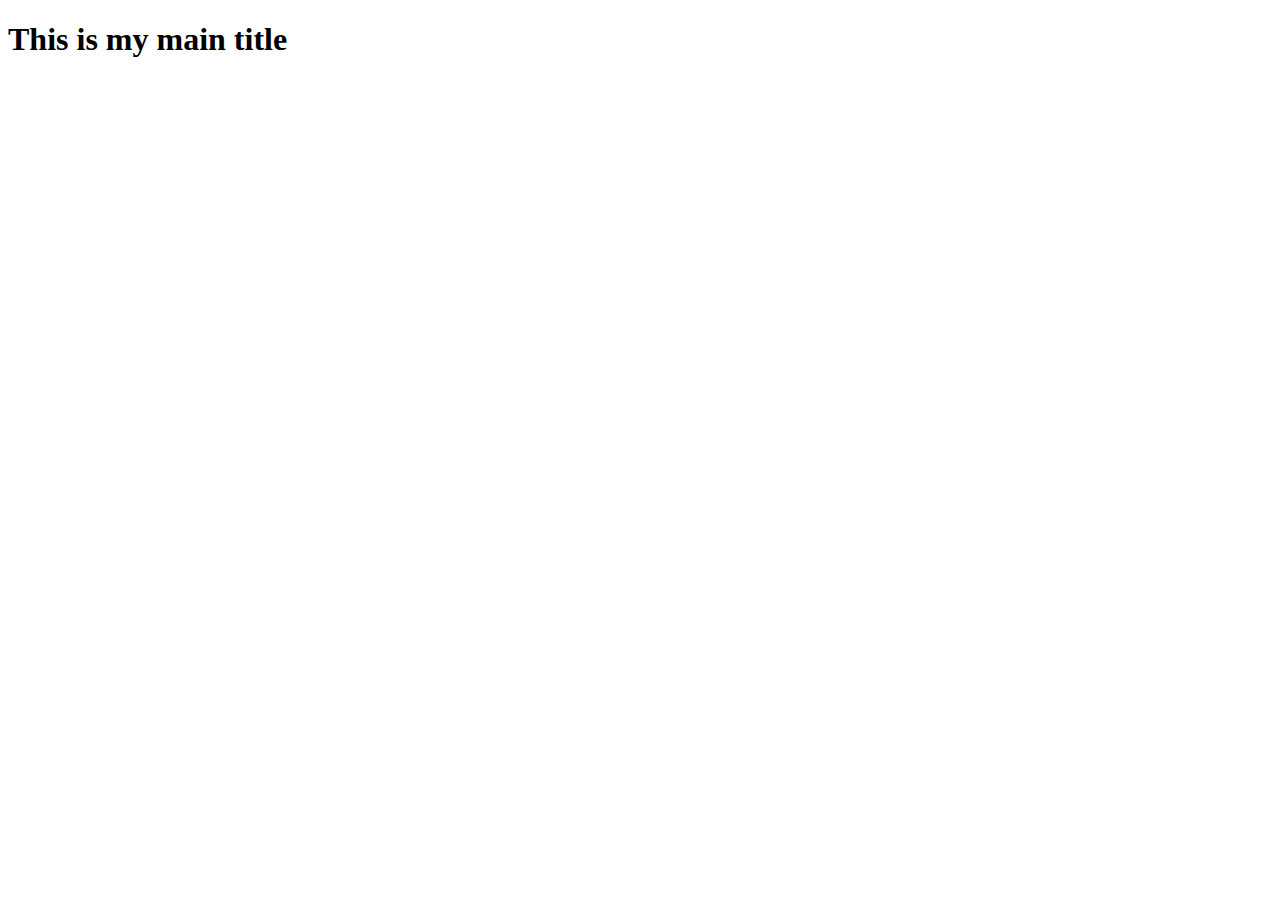
<file: aboutme/index.html>
<!DOCTYPE html>
<html lang="en">
<head>
    <meta charset="UTF-8">
    <meta http-equiv="X-UA-Compatible" content="IE=edge">
    <meta name="viewport" content="width=device-width, initial-scale=1.0">
    <title>Home Page</title>
</head>
<body>
    <h1>This is my main title</h1>
</body>
</html>
</file>
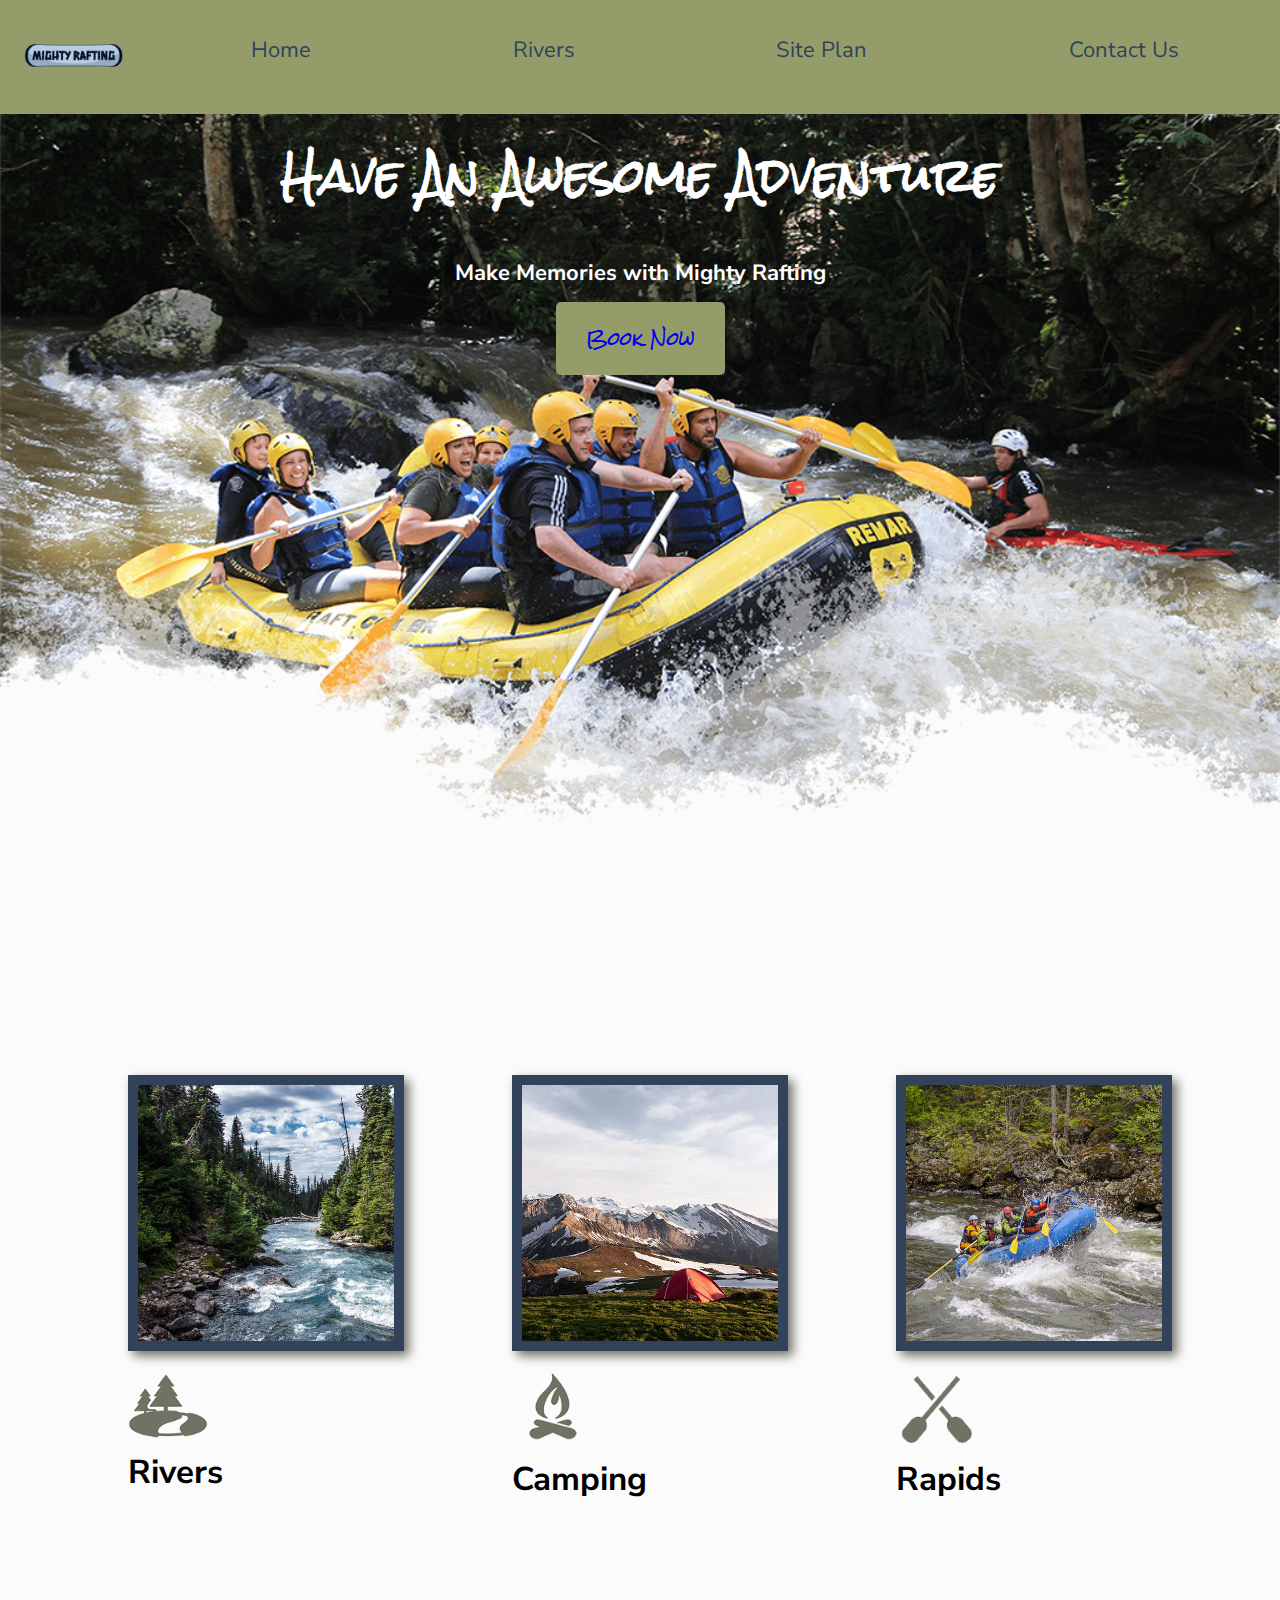
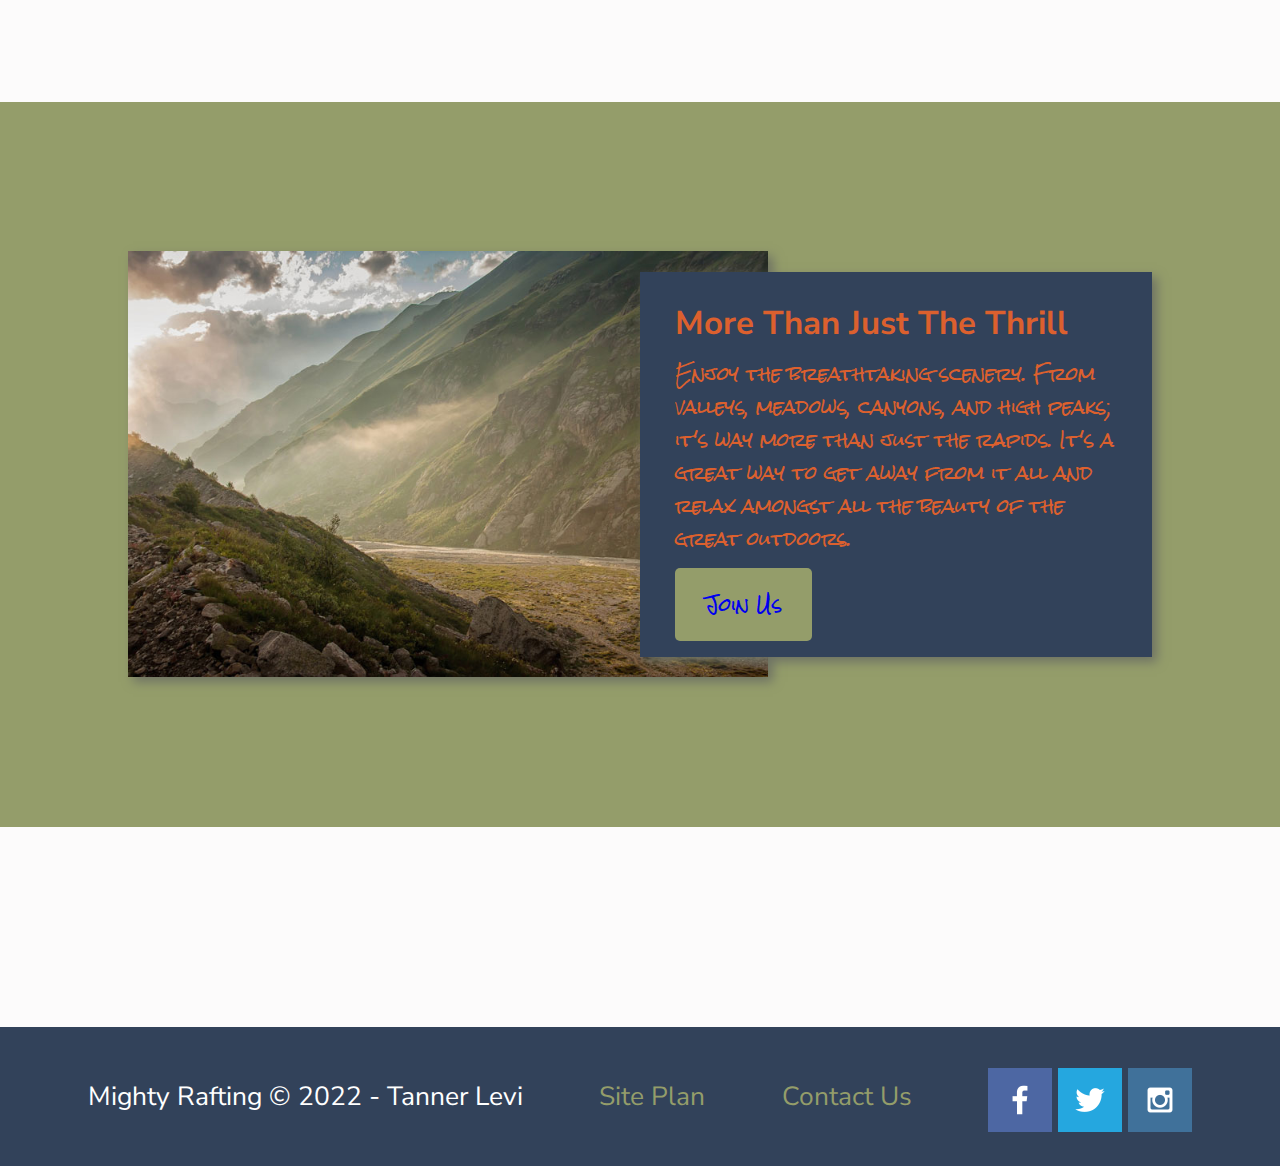
<file: wwr/index.html>
<!DOCTYPE html>
<html lang="en">

<head>
    <meta charset="UTF-8">
    <meta http-equiv="X-UA-Compatible" content="IE=edge">
    <meta name="viewport" content="width=device-width, initial-scale=1.0">
    <title>Whitewater Rafting Vacations | Mighty Rafting | Home</title>
    <link rel="stylesheet" href="styles/style.css">
</head>

<body>
    <div id="content">
        <header>
            <a id="logo_link" href="index.html">
                <img class="logo" src="images/mighty_rafting_logo.png" alt="Mighty Rafting Logo">
            </a>
            <nav>
                <a href="index.html">Home</a>
                <a href="rivers.html">Rivers</a>
                <a href="site-plan-rafting.html">Site Plan</a>
                <a href="contactus.html">Contact Us</a>
            </nav>
        </header>
        <div id="hero">
            <div id="hero-box">
                <img id="hero-img" src="images/hero.png" alt="People enjoying white water rafting">
            </div>
            <section id="hero-msg">
                <h1 class="home-title">Have An Awesome Adventure</h1>
                <h4>Make Memories with Mighty Rafting</h4>
                <div class="button-box">
                    <a class="book" href="rates.html">Book Now</a>
                </div>
            </section>
        </div>
        <main class="home-grid">
            <section class="rivers-card">
                <img class="card-img" src="images/rivers.jpg" alt="river in forest">
                <img class="icon" src="images/river_icon.png" alt="river icon">
                <h2>Rivers</h2>
            </section>
            <section class="camping-card">
                <img class="card-img" src="images/camping.jpg" alt="tent in mountains">
                <img class="icon" src="images/fire_icon.png" alt="fire icon">
                <h2>Camping</h2>
            </section>
            <section class="rapids-card">
                <img class="card-img" src="images/rapids.jpg" alt="rafting boat">
                <img class="icon" src="images/oars.png" alt="oars icon">
                <h2>Rapids</h2>
            </section>
            <div id="background"></div>
            <img class="mountains" src="images/mountains.jpg" alt="Misty mountains">
            <section class="msg">
                <h2>More Than Just The Thrill</h2>
                <p>Enjoy the breathtaking scenery. From valleys, meadows, canyons, and high peaks; it's way more than just
                    the rapids. It's a great way to get away from it all and relax amongst all the beauty of the great
                    outdoors.</p>
                <a class="join" href="fivers.html">Join Us</a>
            </section>
        </main>
        <footer>
            <p>Mighty Rafting &copy; 2022 - Tanner Levi</p>
            <p><a href="site-plan-rafting.html">Site Plan</a></p>
            <p><a href="contactus.html">Contact Us</a></p>
            <div class="social">
                <a href="https://facebook.com" target="_blank">
                    <img src="images/facebook.png" alt="fb icon">
                </a>
                <a href="https://twitter.com" target="_blank">
                    <img src="images/twitter.png" alt="twitter icon">
                </a>
                <a href="https://instagram.com" target="_blank">
                    <img src="images/instagram.png" alt="instagram icon">
                </a>
            </div>
        </footer>
    </div>
</body>
</html>
</file>
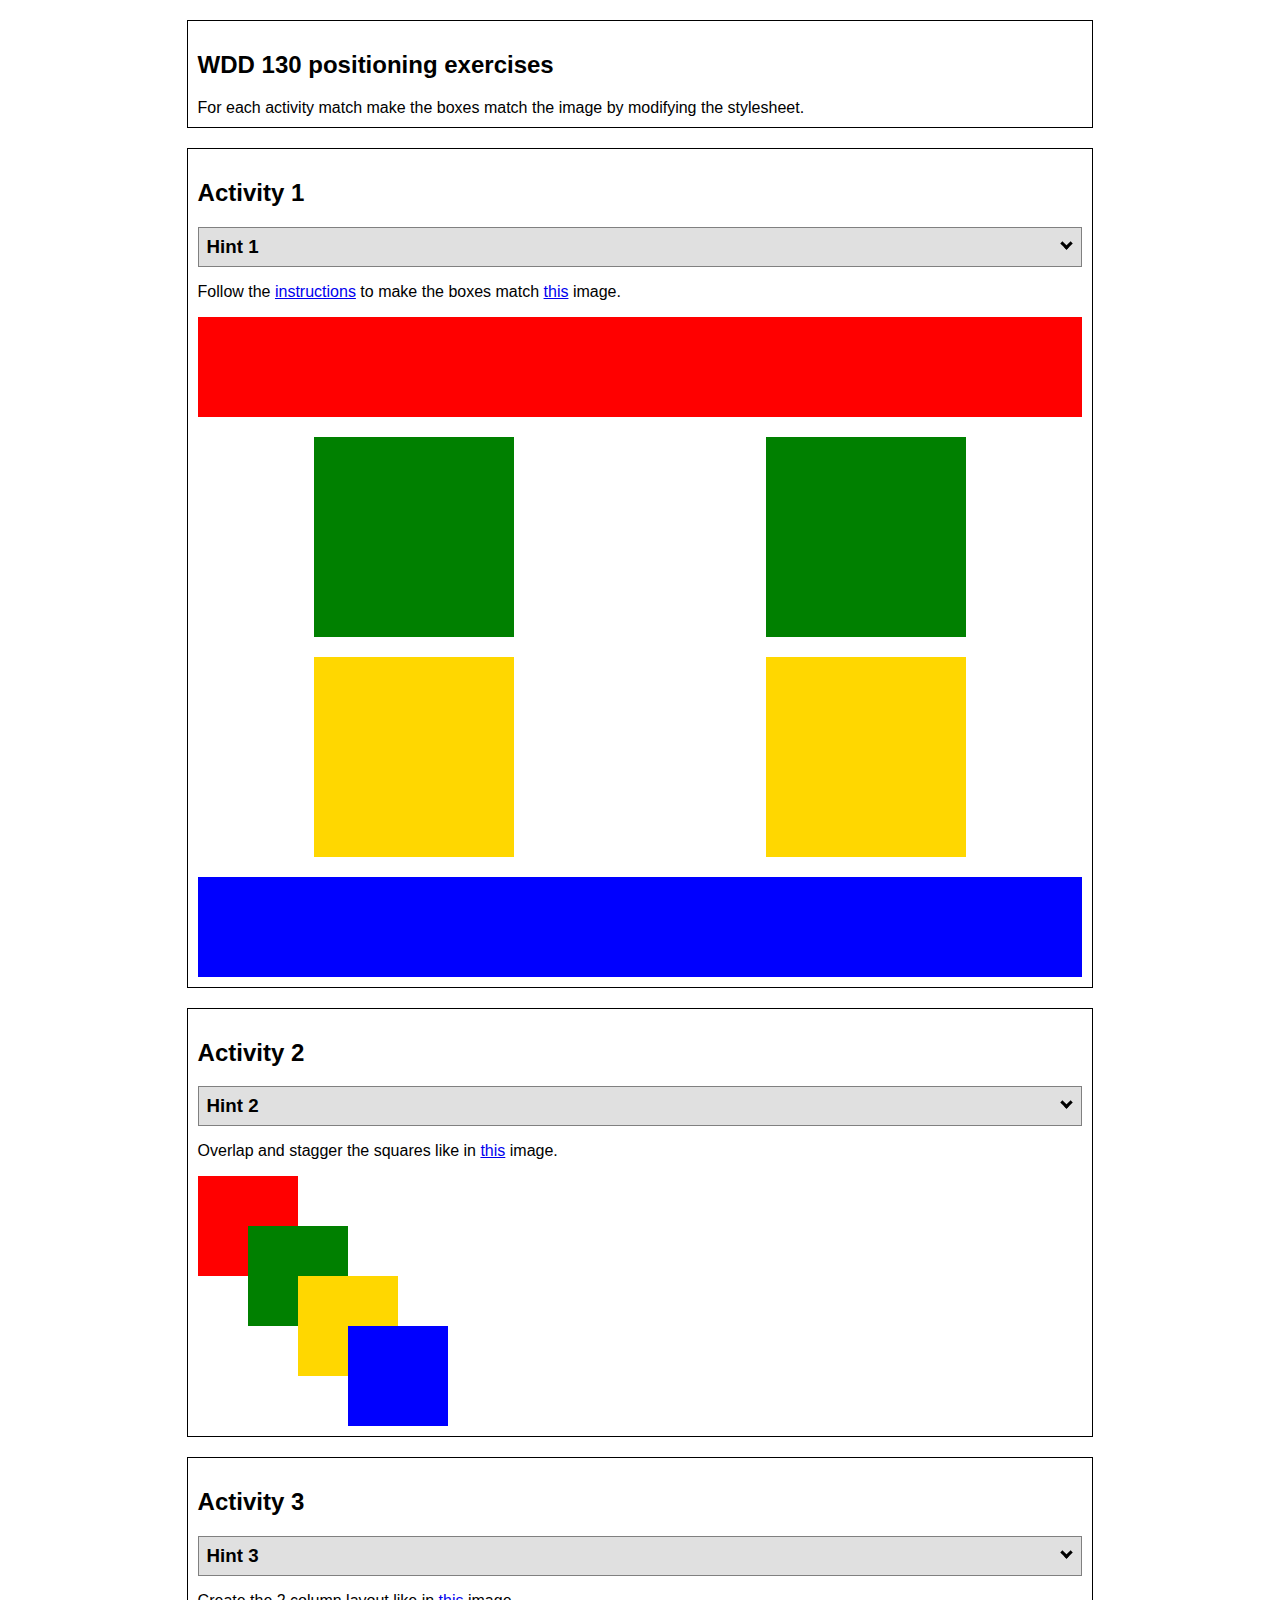
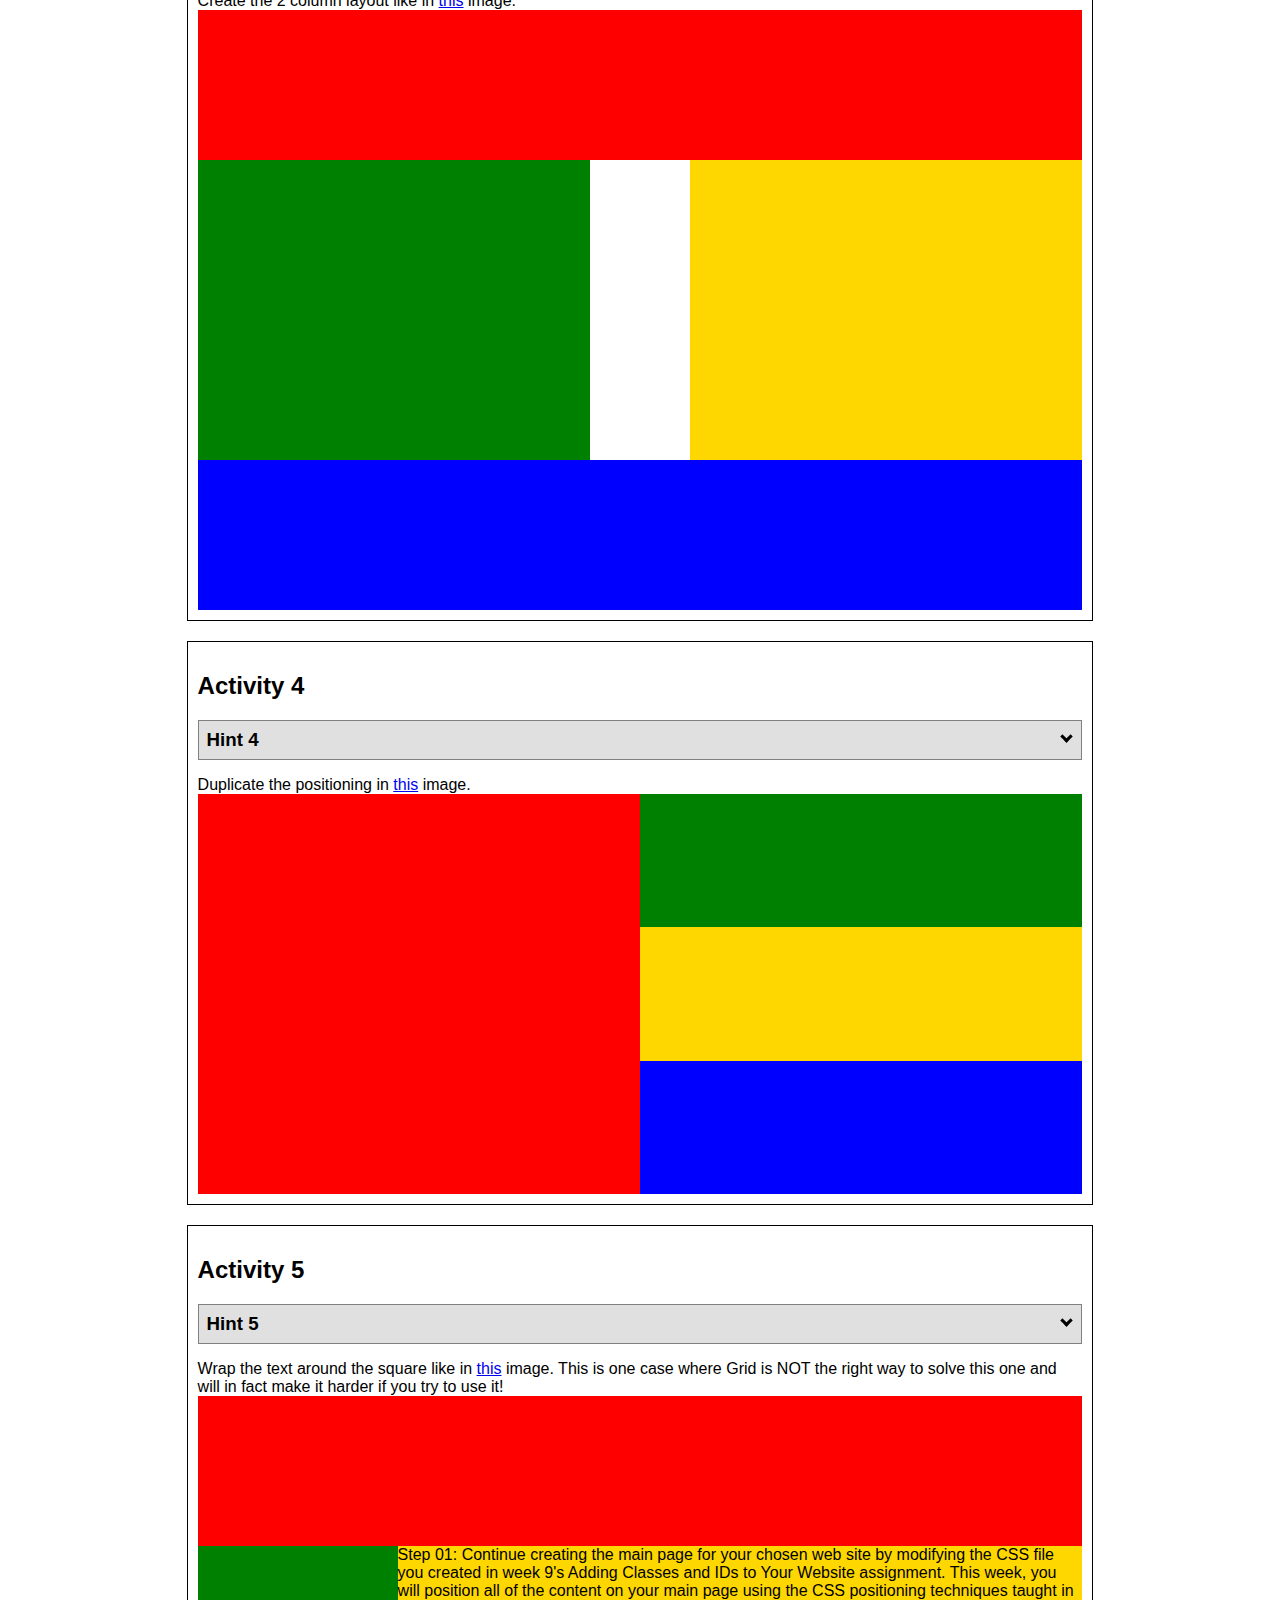
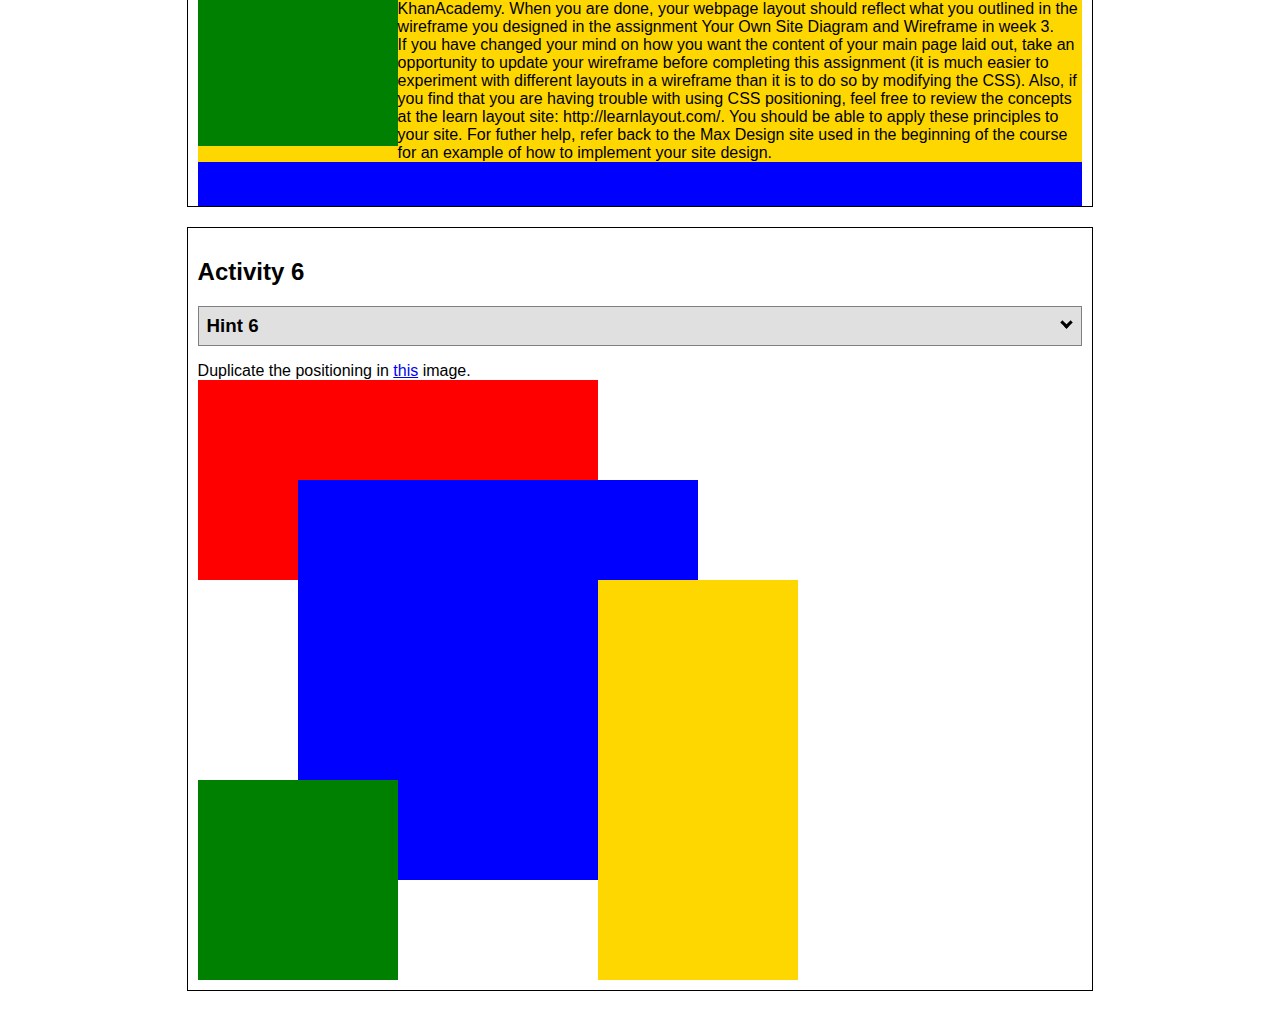
<file: positioning.html>
<!DOCTYPE html>
<html lang="en">
  <head>
    <!-- HTML - Name: positioning.html -->
    <title>Positioning Activity</title>
    <link rel="stylesheet" type="text/css" href="positionstyles.css" />
  </head>
  <body>
    <div class="activity">
      <h2>WDD 130 positioning exercises</h2>
      For each activity match make the boxes match the image by modifying the stylesheet.</div>
    <div class="activity">
      <h2>Activity 1</h2>
      <section class="hint"><input type="checkbox" ><i></i> <h3>Hint 1</h3><div><p>Check out the <a href="https://byui-wdd.github.io/wdd130/activities/w06-css-positioning.html" target="_blank">activity instructions</a> in Ilearn!</p></div></section>
      <p>Follow the <a href="https://byui-wdd.github.io/wdd130/activities/w06-css-positioning.html" target="_blank">instructions</a> to make the boxes match  <a href="https://byui-wdd.github.io/wdd130/images/example1.png" target="_blank">this</a> image.</p>
      <div class="content1" >
        <div class="red1" ></div>
        <div class="green1" ></div>
        <div class="green1" ></div>
        <div class="yellow1"></div>
        <div class="yellow1"></div>
        <div class="blue1"></div>
      </div>
    </div>
    <div class="activity">
      <h2>Activity 2</h2>
      <section class="hint"><input type="checkbox" > <h3>Hint 2</h3><i></i><div><p>Remember that the best way to shift elements around slightly on the page is with Margins.  You could also use Grid.  Either would work for this. If you choose margin, you can use a <em>negative</em> margin. (ie margin-top: -20px;)</p><h4>Properties used:</h4><ul><li>margin-top, margin-left</li><li>...or...</li><li>grid-template-columns: 50px 50px 50px 50px 50px </li></ul></div></section>
      <p>Overlap and stagger the squares like in <a href="https://byui-wdd.github.io/wdd130/images/example2.png" target="_blank">this</a> image.</p>
      <div class="content2" >
        <div class="red2" ></div>
        <div class="green2" ></div>
        <div class="yellow2"></div>
        <div class="blue2"></div>
      </div>
    </div>
    <div class="activity">
      <h2>Activity 3</h2>
      <section class="hint"><input type="checkbox" > <h3>Hint 3</h3><i></i><div><p>This one is going to be best solved with CSS Grid. Remember to make the boxes the right width first...then start moving them around. </p><h4>Properties used:</h4><ul><li>display:grid;</li><li>grid-template-columns:</li><li>grid-column-gap:</li>
        <li>grid-column:</li>  </ul></div></section>
      Create the 2 column layout like in <a href="https://byui-wdd.github.io/wdd130/images/example3.png" target="_blank">this</a>  image.
      <div class="content3" >
        <div class="red3" ></div>
        <div class="green3" ></div>
        <div class="yellow3"></div>
        <div class="blue3"></div>
      </div>
    </div>
    <div class="activity">
      <h2>Activity 4</h2>
      <section class="hint"><input type="checkbox" > <h3>Hint 4</h3><i></i><div><p>For the others we have been primarily concerned with width. For this one you will need to adjust height as well. </p><h4>Properties used:</h4><ul><li>display:grid;</li><li>grid-template-columns:</li><li>grid-row:</li></ul></div></section>
      Duplicate the positioning in <a href="https://byui-wdd.github.io/wdd130/images/example4.png" target="_blank">this</a> image. 
      <div class="content4" >
        <div class="red4" ></div>
        <div class="green4" ></div>
        <div class="yellow4"></div>
        <div class="blue4"></div>
      </div>
    </div>

    <div class="activity">
      <h2>Activity 5</h2>
      <section class="hint"><input type="checkbox" > <h3>Hint 5</h3><i></i><div><p>Grid is <strong>not</strong> the right way to do this.  In fact there is only one way to really do that...and that is with float. Remember that we float the thing we want the text to wrap around.  Also remember to start by making all the shapes the right size and shape.</p><h4>Properties used:</h4><ul><li>float: left;</li></ul></div></section>
      Wrap the text around the square like in <a href="https://byui-wdd.github.io/wdd130/images/example5.png" target="_blank">this</a> image. This is one case where Grid is NOT the right way to solve this one and will in fact make it harder if you try to use it!
      <div class="content5" >
        <div class="red5" ></div>
        <div class="green5" ></div>
        <div class="yellow5">Step 01: Continue creating the main page for your chosen web site by modifying the CSS file you created in week 9's Adding Classes and IDs to Your Website assignment. This week, you will position all of the content on your main page using the CSS positioning techniques taught in KhanAcademy. When you are done, your webpage layout should reflect what you outlined in the wireframe you designed in the assignment Your Own Site Diagram and Wireframe in week 3. <br />
          If you have changed your mind on how you want the content of your main page laid out, take an opportunity to update your wireframe before completing this assignment (it is much easier to experiment with different layouts in a wireframe than it is to do so by modifying the CSS). Also, if you find that you are having trouble with using CSS positioning, feel free to review the concepts at the learn layout site: http://learnlayout.com/. You should be able to apply these principles to your site. For futher help, refer back to the Max Design site used in the beginning of the course for an example of how to implement your site design.</div>
        <div class="blue5"></div>
      </div>
    </div>
    <div class="activity">
      <h2>Activity 6</h2>
      <section class="hint"><input type="checkbox" > <h3>Hint 6</h3><i></i><div><p>This one is all about visualizing the grid behind the layout. If you are having a hard time doing that first: all the sizes are even multiples of 100, and second here is another example with the lines drawn: <a href="https://byui-wdd.github.io/wdd130/images/example6-hint.png" target="_blank">example 6 with lines</a>. For this one you will find it easiest if you use px for the column width. You can also use <kbd>z-index</kbd> to control the element layering.    </p><h4>Properties used:</h4><ul><li>display:grid;</li><li>grid-template-columns:</li><li>grid-column:</li><li>grid-row:</li><li><a href="https://www.w3schools.com/cssref/pr_pos_z-index.asp" target="_blank">z-index:</a></li></ul></div></section>
      Duplicate the positioning in <a href="https://byui-wdd.github.io/wdd130/images/example6.png" target="_blank">this</a> image.
      <div class="content6" >
        <div class="red6" ></div>
        <div class="green6" ></div>
        <div class="yellow6"></div>
        <div class="blue6"></div>
      </div>
    </div>
  </body>
</html>
</file>
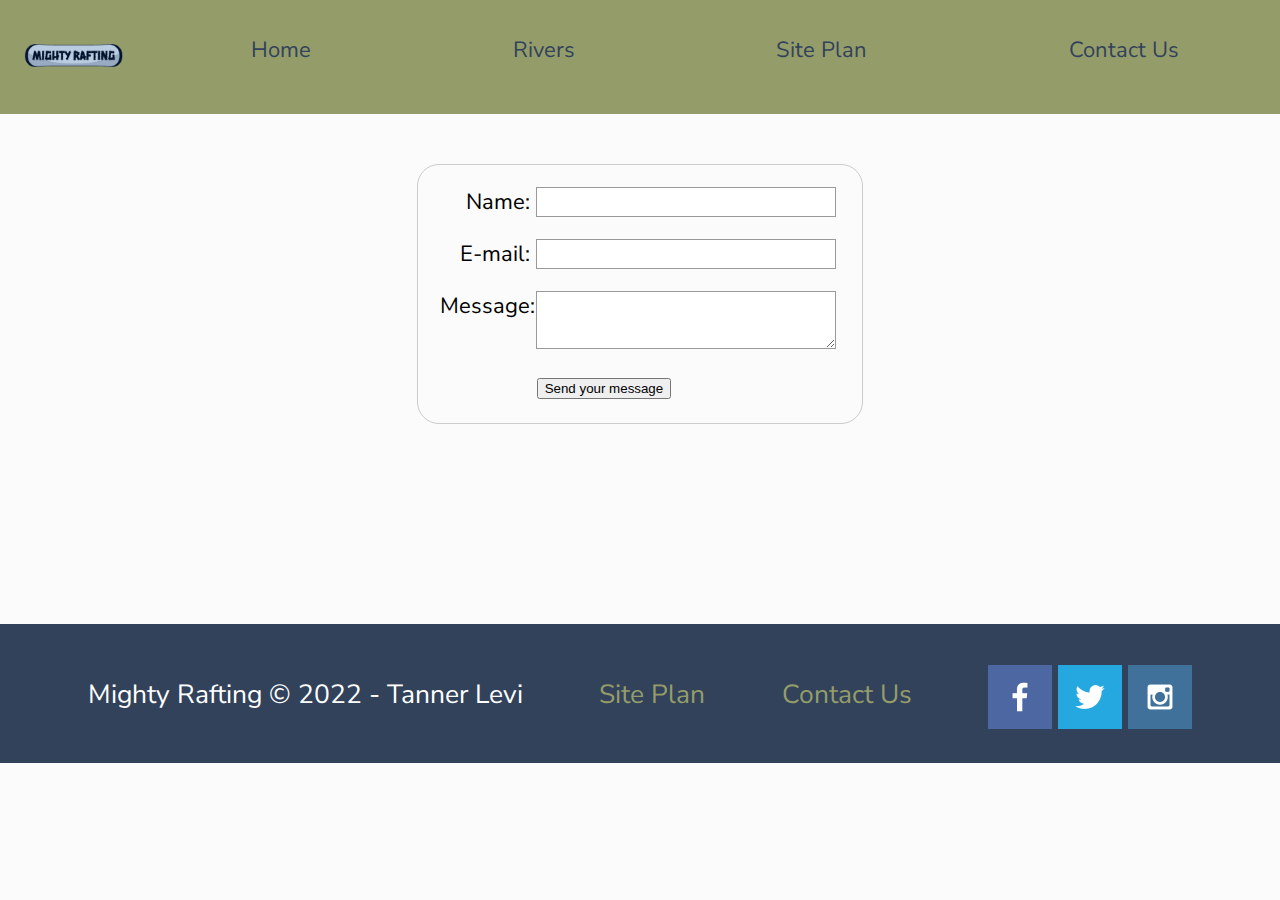
<file: wwr/contactus.html>
<!DOCTYPE html>
<html lang="en">

<head>
    <meta charset="UTF-8">
    <meta http-equiv="X-UA-Compatible" content="IE=edge">
    <meta name="viewport" content="width=device-width, initial-scale=1.0">
    <title>Whitewater Rafting Vacations | Mighty Rafting | Contact Us</title>
    <link rel="stylesheet" href="styles/style.css">
</head>

<body>
    <div id="content">
        <header>
            <a id="logo_link" href="index.html">
                <img class="logo" src="images/mighty_rafting_logo.png" alt="Mighty Rafting Logo">
            </a>
            <nav>
                <a href="index.html">Home</a>
                <a href="rivers.html">Rivers</a>
                <a href="site-plan-rafting.html">Site Plan</a>
                <a href="contactus.html">Contact Us</a>
            </nav>
        </header>
        <main>
            <div id="feedback"></div>
            <form action="/my-handling-form-page" method="post">
                <ul>
                    <li>
                        <label for="name">Name:</label>
                        <input type="text" id="name" name="user_name" />
                    </li>
                    <li>
                        <label for="mail">E-mail:</label>
                        <input type="email" id="mail" name="user_email" />
                    </li>
                    <li>
                        <label for="msg">Message:</label>
                        <textarea id="msg" name="user_message"></textarea>
                    </li>
                    <li class="button">
                        <button type="submit">Send your message</button>
                    </li>
                </ul>
            </form>
        </main>
        <footer>
            <p>Mighty Rafting &copy; 2022 - Tanner Levi</p>
            <p><a href="site-plan-rafting.html">Site Plan</a></p>
            <p><a href="contactus.html">Contact Us</a></p>
            <div class="social">
                <a href="https://facebook.com" target="_blank">
                    <img src="images/facebook.png" alt="fb icon">
                </a>
                <a href="https://twitter.com" target="_blank">
                    <img src="images/twitter.png" alt="twitter icon">
                </a>
                <a href="https://instagram.com" target="_blank">
                    <img src="images/instagram.png" alt="instagram icon">
                </a>
            </div>
        </footer>
    </div>
    <script>
        // get the feedback div element so we can do something with it.
        const feedbackElement = document.getElementById('feedback');
        // get the form so we can read what was entered in it.
        const formElement = document.forms[0];
        // add a 'listener' to wait for a submission of our form. When that happens run the code below.
        formElement.addEventListener('submit', function(e) {
            // stop the form from doing the default action.
            e.preventDefault();
            // set the contents of our feedback element to a message letting the user know the form was submitted successfully. Notice that we pull the name that was entered in the form to personalize the message!
            feedbackElement.innerHTML = 'Hello '+ formElement.user_name.value +'! Thank you for your message. We will get back with you as soon as possible!';
            // make the feedback element visible.
            feedbackElement.style.display = "block";
            // add a class to move everything down so our message doesn't cover it.
            document.body.classList.toggle('moveDown');
        });
    </script>
</body>
</html>
</file>
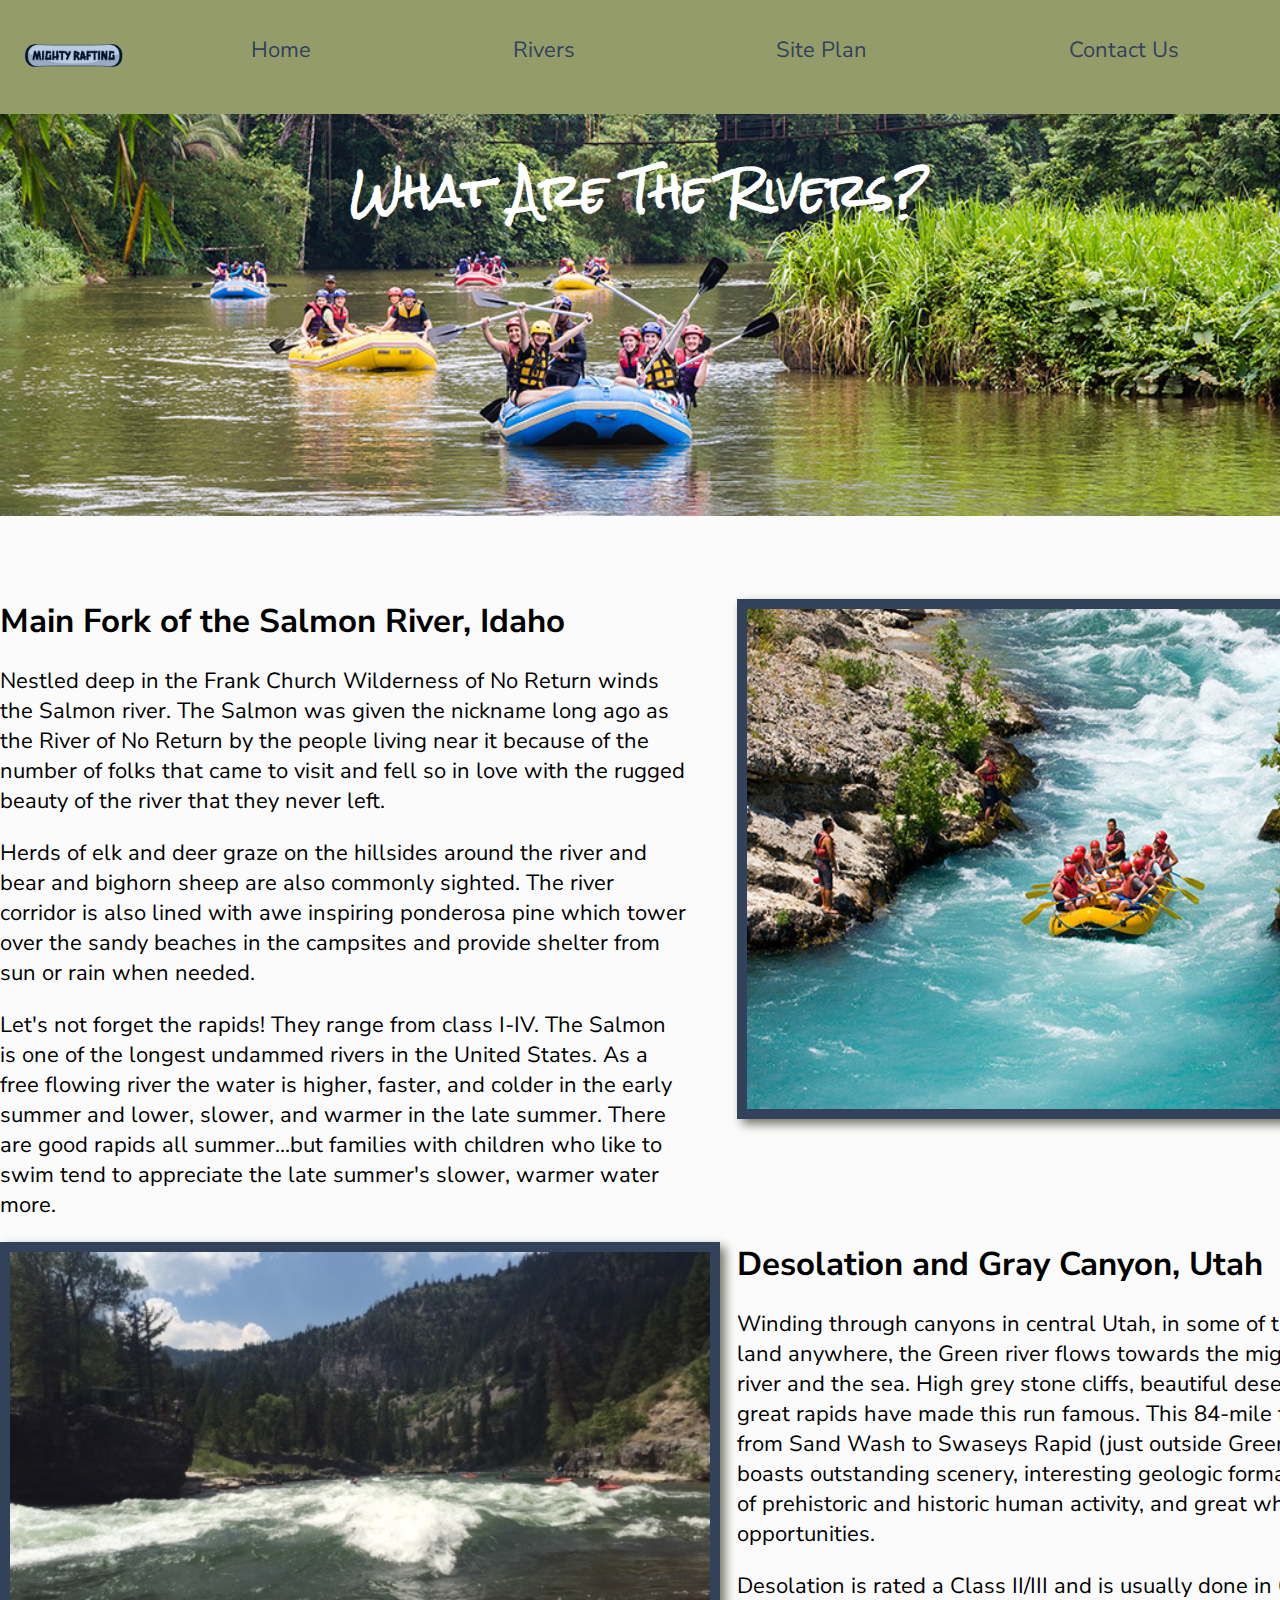
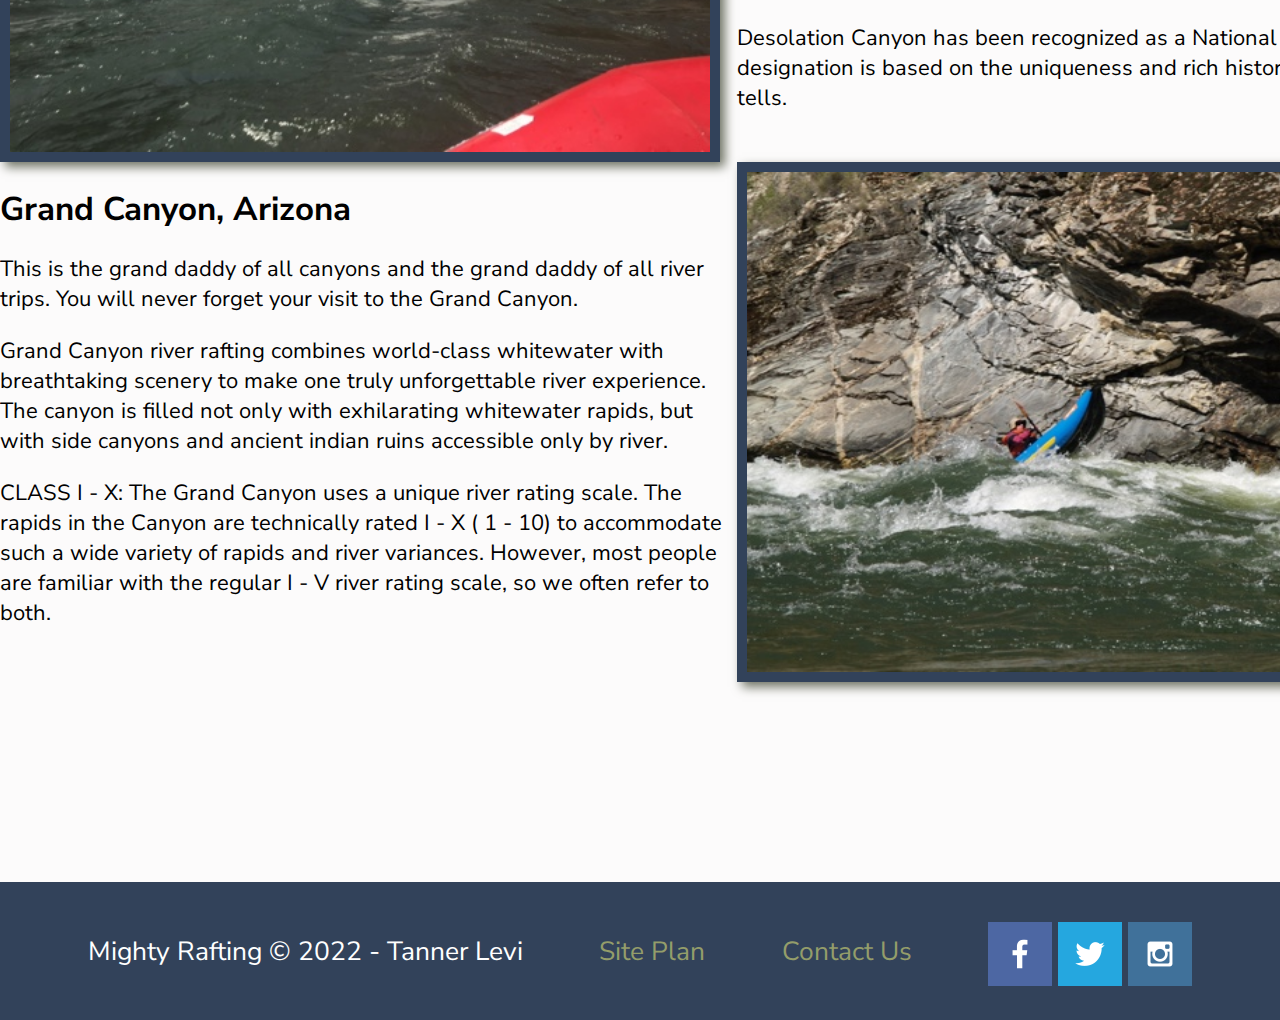
<file: wwr/rivers.html>
<!DOCTYPE html>
<html lang="en">

<head>
    <meta charset="UTF-8">
    <meta http-equiv="X-UA-Compatible" content="IE=edge">
    <meta name="viewport" content="width=device-width, initial-scale=1.0">
    <title>Whitewater Rafting Vacations | Mighty Rafting | Rivers</title>
    <link rel="stylesheet" href="styles/style.css">
</head>

<body>
    <div id="content">
        <header>
            <a id="logo_link" href="index.html">
                <img class="logo" src="images/mighty_rafting_logo.png" alt="Mighty Rafting Logo">
            </a>
            <nav>
                <a href="index.html">Home</a>
                <a href="rivers.html">Rivers</a>
                <a href="site-plan-rafting.html">Site Plan</a>
                <a href="contactus.html">Contact Us</a>
            </nav>
        </header>
        <div id="rivers-hero">
            <div id="rivers-hero-box">
                <img id="rivers-hero-img" src="images/rafting14_600.jpg" alt="People enjoying white water rafting">
            </div>
            <section id="rivers-hero-msg">
                <h1 class="rivers-title">What Are The Rivers?</h1>
            </section>
        </div>

        <main class="rivers-grid">
            <img class="salmon-river-img" src="images/rafting65_600.jpg" alt="rafting boat">
            <div class="salmon-river-msg">
                <h2>Main Fork of the Salmon River, Idaho</h2>
                <p>
                    Nestled deep in the Frank Church Wilderness of No Return winds the Salmon river. The Salmon was
                    given
                    the nickname long ago as the River of No Return by the people living near it because of the number
                    of folks that came to visit and fell so in love with the rugged beauty of the river that they never
                    left.
                </p>
                <p>
                    Herds of elk and deer graze on the hillsides around the river and bear and bighorn sheep are also
                    commonly sighted. The river corridor is also lined with awe inspiring ponderosa pine which tower
                    over the sandy beaches in the campsites and provide shelter from sun or rain when needed.
                </p>
                <p>
                    Let's not forget the rapids! They range from class I-IV. The Salmon is one of the longest undammed
                    rivers in the United States. As a free flowing river the water is higher, faster, and colder in the
                    early summer and lower, slower, and warmer in the late summer. There are good rapids all
                    summer...but families with children who like to swim tend to appreciate the late summer's slower,
                    warmer water more.
                </p>
            </div>
            <img class="desolation-river-img" src="images/snake-rapid2.jpg" alt="river view">
            <div class="desolation-river-msg">
                <h2>Desolation and Gray Canyon, Utah</h2>
                <p>
                    Winding through canyons in central Utah, in some of the most desolate land anywhere, the Green river
                    flows towards the mighty Colorado river and the sea. High grey stone cliffs, beautiful desert
                    scenery, and great rapids have made this run famous. This 84-mile trip runs from from Sand Wash to
                    Swaseys Rapid (just outside Green River Utah) and boasts outstanding scenery, interesting geologic
                    formations, evidence of prehistoric and historic human activity, and great whitewater opportunities.
                </p>
                <p>
                    Desolation is rated a Class II/III and is usually done in 6 days
                </p>
                <p>
                    Desolation Canyon has been recognized as a National Landmark. This designation is based on the
                    uniqueness and rich history that the canyon tells.
                </p>
            </div>
            <img class="grand-canyon-img" src="images/ik-rapid.jpg" alt="rafting canoe">
            <div class="grand-canyon-msg">
                <h2>Grand Canyon, Arizona</h2>
                <p>
                    This is the grand daddy of all canyons and the grand daddy of all river trips. You will never forget
                    your visit to the Grand Canyon.
                </p>
                <p>
                    Grand Canyon river rafting combines world-class whitewater with breathtaking scenery to make one
                    truly unforgettable river experience. The canyon is filled not only with exhilarating whitewater
                    rapids, but with side canyons and ancient indian ruins accessible only by river.
                </p>
                <p>
                    CLASS I - X: The Grand Canyon uses a unique river rating scale. The rapids in the Canyon are
                    technically rated I - X ( 1 - 10) to accommodate such a wide variety of rapids and river variances.
                    However, most people are familiar with the regular I - V river rating scale, so we often refer to
                    both.
                </p>
            </div>

        </main>
        <footer>
            <p>Mighty Rafting &copy; 2022 - Tanner Levi</p>
            <p><a href="site-plan-rafting.html">Site Plan</a></p>
            <p><a href="contactus.html">Contact Us</a></p>
            <div class="social">
                <a href="https://facebook.com" target="_blank">
                    <img src="images/facebook.png" alt="fb icon">
                </a>
                <a href="https://twitter.com" target="_blank">
                    <img src="images/twitter.png" alt="twitter icon">
                </a>
                <a href="https://instagram.com" target="_blank">
                    <img src="images/instagram.png" alt="instagram icon">
                </a>
            </div>
        </footer>
    </div>
</body>

</html>
</file>
<file: wwr/styles/style.css>
@import url('https://fonts.googleapis.com/css2?family=Nunito+Sans&family=Rock+Salt&display=swap');

    /*
    font-family: "Rock Salt", Papyrus; 
    font-family: "Nunito Sans", Helvetica, sans-serif;
    */

header {
    background-color: #949D6A;
    display: grid;
    grid-template-columns: 150px auto;
}
nav {
    display: flex;
    justify-content: space-around;
}
body {
    background-color: #fcfbfb;
    font-family: "Nunito Sans", Helvetica, sans-serif;
    font-size: 22px;
    margin: 0;
    padding: 0;
}
h2 {
    margin: 0;
}
footer {
    background-color: #32425A;
    padding: 25px 50px;
    margin-top: 200px;
    display: flex;
    justify-content: space-around;
    align-items: center;
}
footer h3 {
    color: #949D6A;
}
footer a {
    color: #949D6A;
    text-decoration: none;
}
footer a:hover {
    color: #DC602E;
}
footer p {
    font-size: 1.2em;
    color: white;
}
footer p:hover {
    text-decoration: underline;
}
footer .social img {
    padding-top: 15px;
}
h4 {
    color: #32425A;
}
#content {
    max-width: 1600px;
    margin: 0 auto;
}
.home-title, .rivers-title {
    color: black;
    font-family: "Rock Salt", Papyrus;
    font-size: 2em;
    margin-top: 10px;
}
nav a {
    text-align: center;
    color: #32425A;
    text-decoration: none;
    padding: 35px;
}
nav a:hover {
 background-color: #DC602E;
 color: white;
}
#hero {
    display: grid;
    grid-template-columns: 1fr 3fr 1fr;
    margin-top: -100px;
}
#hero-box{
    grid-column: 1/4;
    grid-row: 1/3;
    z-index: -1;
}
#hero-msg h1, #hero-msg h4, #rivers-hero-msg h1 {
    text-align: center;
    color: white;
}
#hero-msg {
    grid-column: 2/3;
    grid-row: 1/2;
    margin-top: 100px;
}
#hero-img {
    width: 100%;
}
#rivers-hero {
    display: grid;
    grid-template-columns: 1fr 3fr 1fr;
    margin-top: -25px;
}
#rivers-hero-box {
    grid-column: 1/4;
    grid-row: 1/3;
    z-index: -1;
}
#rivers-hero-msg {
    grid-column: 2/3;
    grid-row: 1/2;
    margin-top: 40px;
}
#rivers-hero-img {
    width: 100%;
    margin-bottom: 75px;
}
.home-grid {
    display: grid;
    grid-template-columns: repeat(10, 1fr);
}
.rivers-grid {
    display: grid;
    grid-template-columns: repeat(6, 1fr);
}
.button-box {
    text-align: center;
}
#background {
    height: 725px;
    background-color: #949D6A;
    grid-column: 1/11;
    grid-row: 4/9;
}
.book, .join {
    background-color: #949D6A;
    text-decoration: none;
    font-family: "Rock Salt", Papyrus;
    font-size: 18px;
    padding: 15px 30px;
    margin-top: 50px;
    border-radius: 5px;
}
.book:hover, .join:hover {
    background-color: #DC602E;
    color: white;
}
.rivers-card, .camping-card, .rapids-card {
    margin: 200px 0;
}
.rivers-card {
    grid-column: 2/4;
    grid-row: 2/3;
}
.camping-card {
    grid-column: 5/7;
    grid-row: 2/3;
}
.rapids-card {
    grid-column: 8/10;
    grid-row: 2/3;
}
.card-img {
    border: 10px solid #32425A;
    transition: transform .5s;
    box-shadow: 5px 5px 10px #6f7364;
}
.card-img:hover {
    opacity: .6;
    transform: scale(1.1);
}
.salmon-river-img, .desolation-river-img, .grand-canyon-img {
    border: 10px solid #32425A;
    box-shadow: 5px 5px 10px #6f7364;
    height: 500px;
    width: 700px;
}
.salmon-river-msg {
    grid-column: 1/4;
    grid-row: 1/2;
}
.salmon-river-img {
    grid-column: 5/7;
    grid-row: 1/2;
}
.desolation-river-msg {
    grid-column: 4/7;
    grid-row: 2/3;
}
.desolation-river-img {
    grid-column: 1/3;
    grid-row: 2/3;
}
.grand-canyon-msg {
    grid-column: 1/4;
    grid-row: 3/4;
    margin-top: 25px;
}
.grand-canyon-img {
    grid-column: 5/7;
    grid-row: 3/4;
}
.salmon-river-msg {
    margin-right: 50px;
}
.msg {
    background-color: #32425A;
    line-height: 1.5em;
    padding: 35px;
    grid-column: 6/10;
    grid-row: 6/7;
    box-shadow: 5px 5px 10px #6f7364;
}
.msg h2 {
    color: #DC602E;
    font-size: 1.5em;
}
.msg p {
    color: #DC602E;
    font-family: "Rock Salt", Papyrus;
    font-size: .8em;
    padding-bottom: 15px;
}
.logo {
    width: 180px;
}
#logo_link {
    padding-top: 5px;
    justify-self: center;
    align-self: center;
}
.mountains {
    grid-column: 2/7;
    grid-row: 5/8;
    box-shadow: 5px 5px 10px #6f7364;
}
.icon {
    width: 80px;
    padding-top: 10px;
}
.card-img, .mountains {
    width: 100%;
}

#feedback {
    background-color: antiquewhite;
    position: absolute;
    top: 0;
    left: 0;
    right: 0;
    padding: .5em;
    display: none;
}
.moveDown {
    margin-top: 3em;
}
form {
    margin: 0 auto;
    margin-top: 50px;
    width: 400px;
    padding: 1em;
    border: 1px solid #ccc;
    border-radius: 1em;
}
ul {
    list-style: none;
    padding: 0;
    margin: 0;
}
form li + li {
    margin-top: 1em;
}
label {
    display: inline-block;
    width: 90px;
    text-align: right;
}
input, textarea {
    font: 1em sans-serif;
    width: 300px;
    box-sizing: border-box;
    border: 1px solid #999;
}
input:focus, textarea:focus {
    border-color: #000;
}
textarea {
    vertical-align: top;
}
.button {
    padding-left: 90px;
}
button {
    margin-left: 0.5em;
}

/* DO NOT ADD ANY MORE CSS CODE FROM HERE */

@media screen and (max-width: 900px) {
    #hero, .home-grid {
        display: block;
        height: auto;
    }
    nav, footer {
        flex-direction: column;
    }
    nav a {
        display: block;
        padding: 15px;
    }
    #hero {
        margin-top: 0;
    }
    #hero-msg {
        margin-top: 0;
    }
    #hero-msg h4 {
        display: none;
    }
    .home-title {
        font-size: 25px;
        color: #6f7364;
    }
    .rivers-card, .camping-card, .rapids-card { 
        margin: 50px auto;
        width: 60%;
    }
    #background {
        display: none;
    }
    .mountains, .msg {
        width: 80%;
        display: block;
        margin: 0 auto;
    }
    footer {
        margin-top: 25px;
    }
}
</file>
<file: positionstyles.css>
/* CSS - Name: "positionstyles.css" */
/* Activity 1 styles */
.content1 {
  /* This is the parent of the activity 1 boxes. */
  display: grid;
  grid-template-columns: 1fr 1fr;
  justify-items: center;
  gap: 20px;
}
.red1 { 
  width: 100%; 
  height: 100px; 
  background-color: red; 
  grid-column: 1/3;
} 
.green1 {
  width: 200px; 
  height: 200px; 
  background-color: green; 

} 
.yellow1 {
  width: 200px; 
  height: 200px; 
  background-color: gold; 
} 
.blue1 {
  width: 100%; 
  height: 100px; 
  background-color: blue; 
  grid-column: 1/3;
} 
/* Activity 2 styles */ 
.content2 {
  /* This is the parent of the activity 2 boxes. */
}
.red2 {
  width: 100px; 
  height: 100px; 
  background-color: red; 
} 
.green2 { 
  width: 100px; 
  height: 100px; 
  background-color: green; 
  margin-top: -50px;
  margin-left: 50px;
} 
.yellow2 {
  width: 100px; 
  height: 100px; 
  background-color: gold; 
  margin-top: -50px;
  margin-left: 100px;
} 
.blue2 {
  width: 100px; 
  height: 100px; 
  background-color: blue; 
  margin-top: -50px;
  margin-left: 150px;
} 
/* Activity 3 styles */ 
.content3 {
  /* This is the parent of the activity 3 boxes. */
  display: grid;
  grid-template-columns: 1fr 1fr;
  column-gap: 100px;
}
.red3 {
  width: 100%; 
  height: 150px; 
  background-color: red; 
  grid-column: 1/3;
} 
.green3 {
  width: 100%; 
  height: 300px; 
  background-color: green;
  grid-column: 1/2;
} 
.yellow3 {
  width: 100%; 
  height: 300px; 
  background-color: gold; 
  grid-column: 2/3;
} 
.blue3 {
  width: 100%;
  height: 150px; 
  background-color: blue; 
  grid-column: 1/3;
} 
/* Activity 4 styles */ 
.content4 {
  /* This is the parent of the activity 4 boxes. */
  display: grid;
  grid-template-columns: 1fr 1fr;
  height: 400px;
}
.red4 {
  width: 100%; 
  height: 100%; 
  background-color: red; 
  grid-row: 1/4;
} 
.green4 {
  width: 100%; 
  height: 100%; 
  background-color: green; 
} 
.yellow4 {
  width: 100%; 
  height: 100%; 
  background-color: gold; 
} 
.blue4 {
  width: 100%; 
  height: 100%; 
  background-color: blue; 
} 
/* Activity 5 styles */ 
.content5 {
  /* This is the parent of the activity 5 boxes. */
  height: 400px;
}
.red5 { 
  width: 100%; 
  height: 150px; 
  background-color: red; 
} 
.green5 { 
  width: 200px; 
  height: 200px; 
  background-color: green; 
  float: left;

} 
.yellow5 {
  width: 100%; 
  /* height: 300px;  */
  background-color: gold; 

} 
.blue5 {
  width: 100%; 
  height: 150px; 
  background-color: blue; 
} 
/* Activity 6 styles */ 
.content6 {
  /* This is the parent of the activity 6 boxes. */
  display: grid;
  grid-template-columns: 1fr 1fr 1fr 1fr 1fr 1fr;
  width: 600px;
}
.red6 {
  width: 400px; 
  height: 200px; 
  background-color: red; 
  grid-column: 1/5;
  grid-row: 1/3;
} 
.green6 {
  width: 200px; 
  height: 200px; 
  background-color: green; 
  grid-column: 1/3;
  grid-row: 5/7;
  z-index: 2;
} 
.yellow6 {
  width: 200px; 
  height: 400px; 
  background-color: gold; 
  grid-column: 5/7;
  grid-row: 3/7;
  z-index: 2;
} 
.blue6 {
  width: 400px; 
  height: 400px; 
  background-color: blue; 
  grid-column: 2/6;
  grid-row: 2/6;
  z-index: 1;
} 


/* Do not make any changes below here */
.activity {
  width: 70%; 
  margin: 20px auto; 
  font-family: Arial, sans-serif; 
  border: 1px solid black; 
  padding: 10px; 
  clear:both; 
  overflow: auto;
} 

.hint {
  border: 1px solid grey;
  background: #e0e0e0;
  padding: .5em;
  position: relative;
  margin: 1em 0;
}
.hint h3 {
  margin: 0;
}
.hint:hover {
  background: #d0d0d0;
}
.hint > div {
  display: none;
}

.hint input[type=checkbox] {
  position: absolute;
  width: 100%;
  height: 100%;
  opacity: 0;
  z-index: 1;
  cursor: pointer;
}

.hint input[type=checkbox]:checked ~ div {
  display: block;
}

.hint i {
  position: absolute;
  transform: translate(-6px, 0);
  margin-top: 16px;
  right: 10px;
  top: -3px;
}
.hint i:before, .hint i:after {
  content: "";
  position: absolute;
  background-color: black;
  width: 3px;
  height: 9px;
}
.hint i:before {
  transform: translate(2px, 0) rotate(45deg);
}
.hint i:after {
  transform: translate(-2px, 0) rotate(-45deg);
}

.hint input[type=checkbox]:checked ~ i:before {
  transform: translate(-2px, 0) rotate(45deg);
}
.hint input[type=checkbox]:checked ~ i:after {
  transform: translate(2px, 0) rotate(-45deg);
}
.hint a {
  position: relative;
  z-index: 1;
}
</file>
